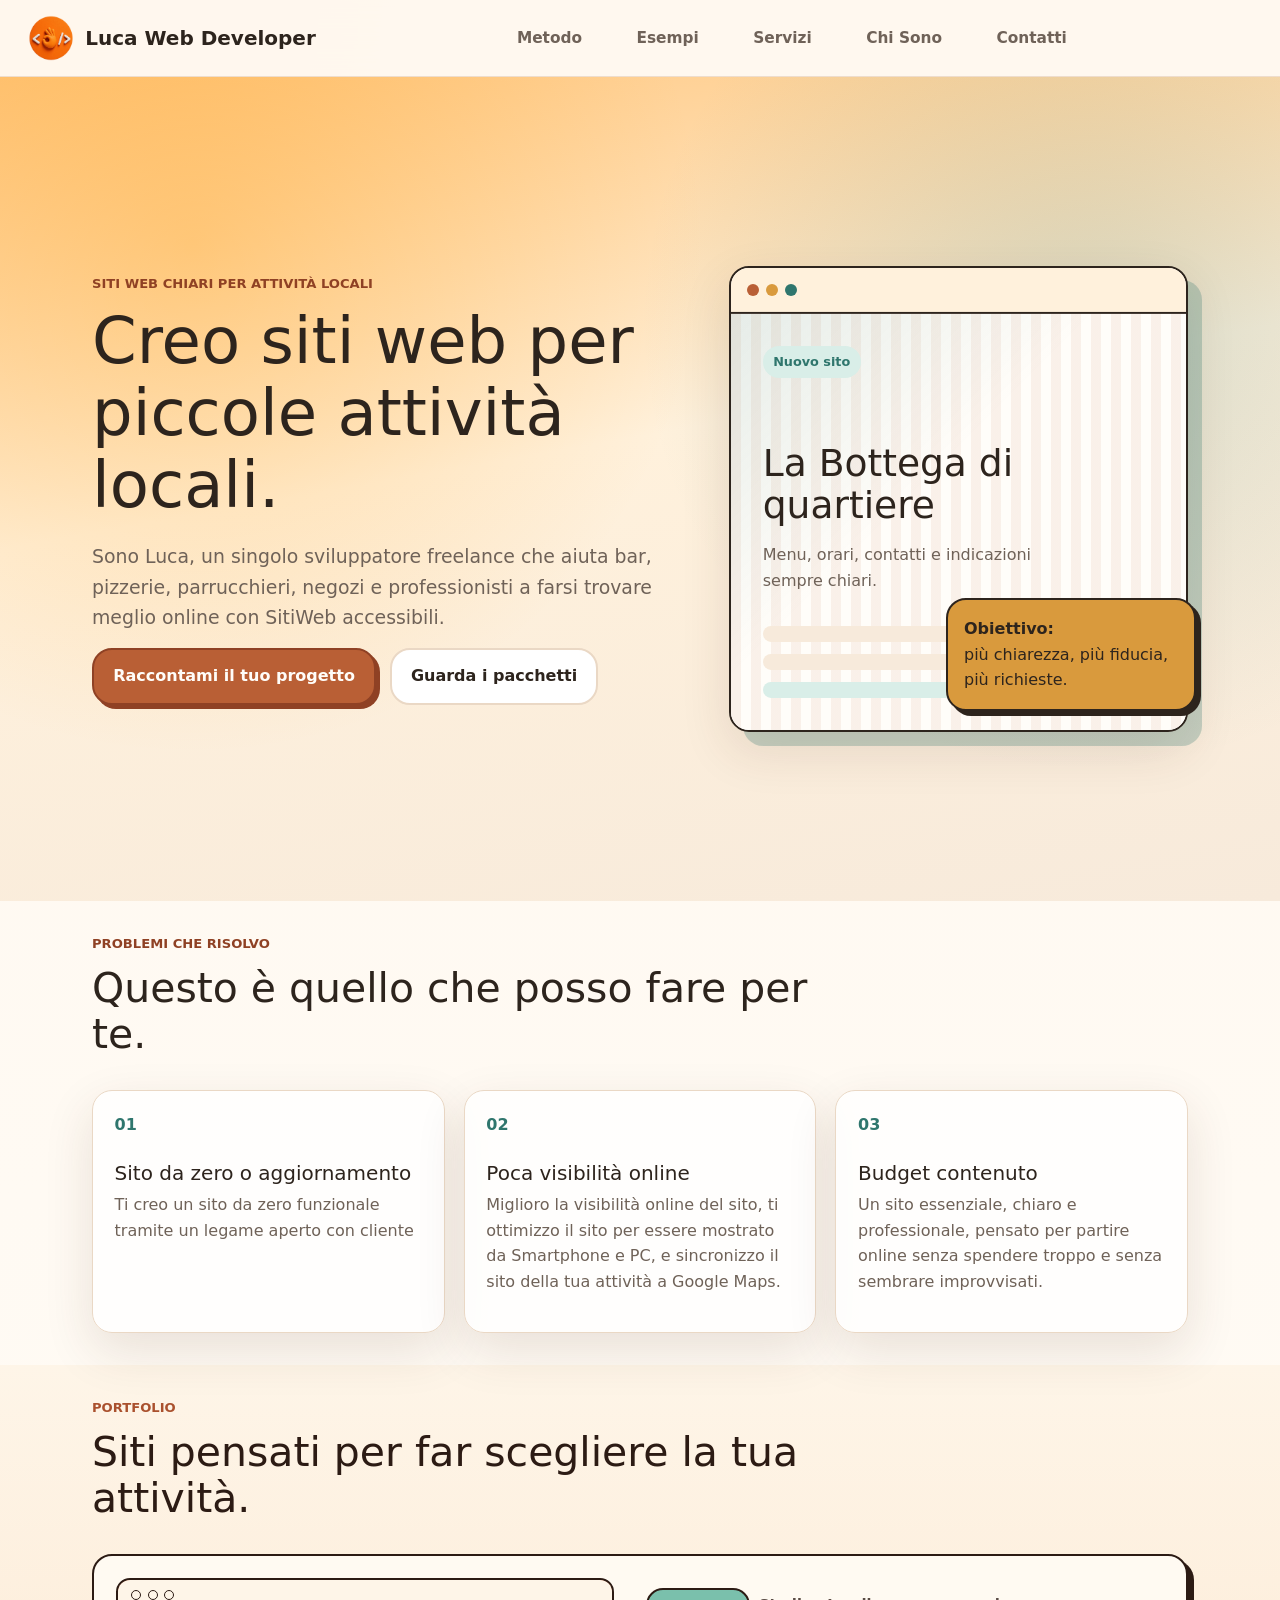
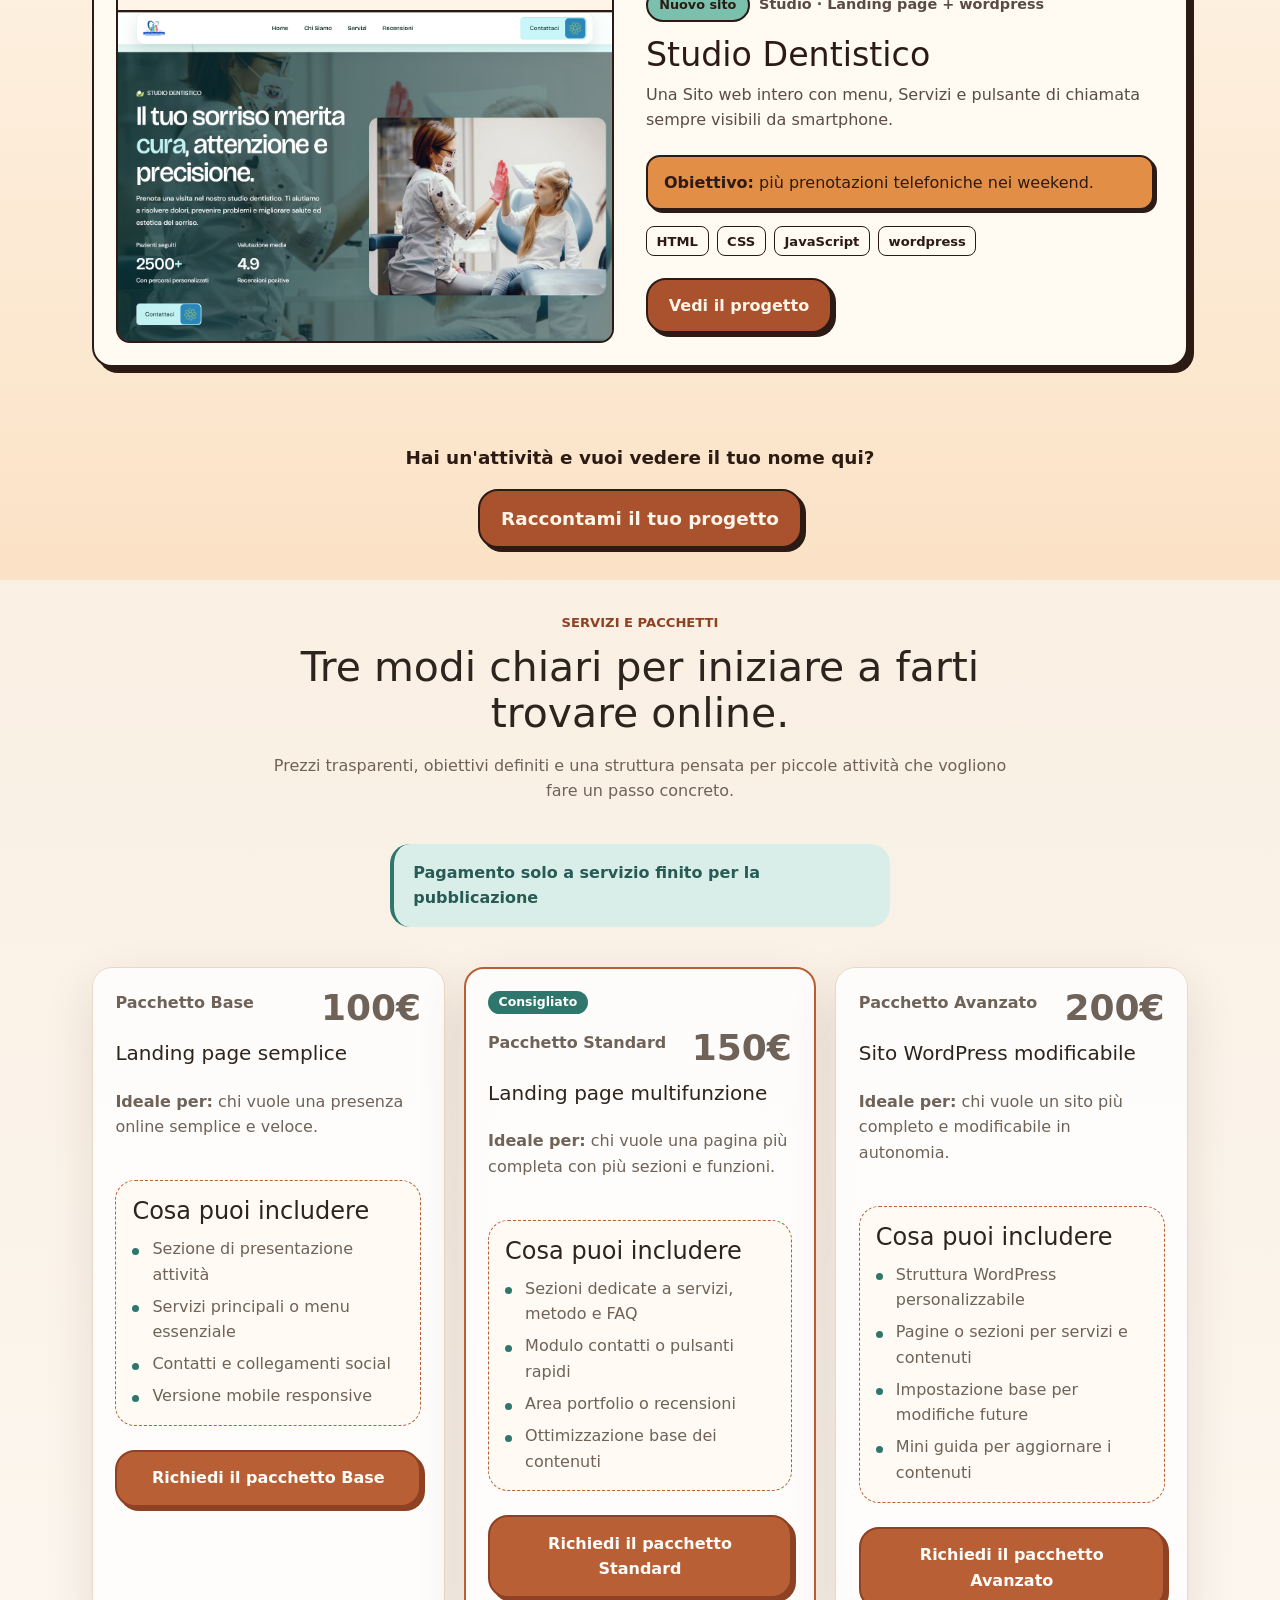
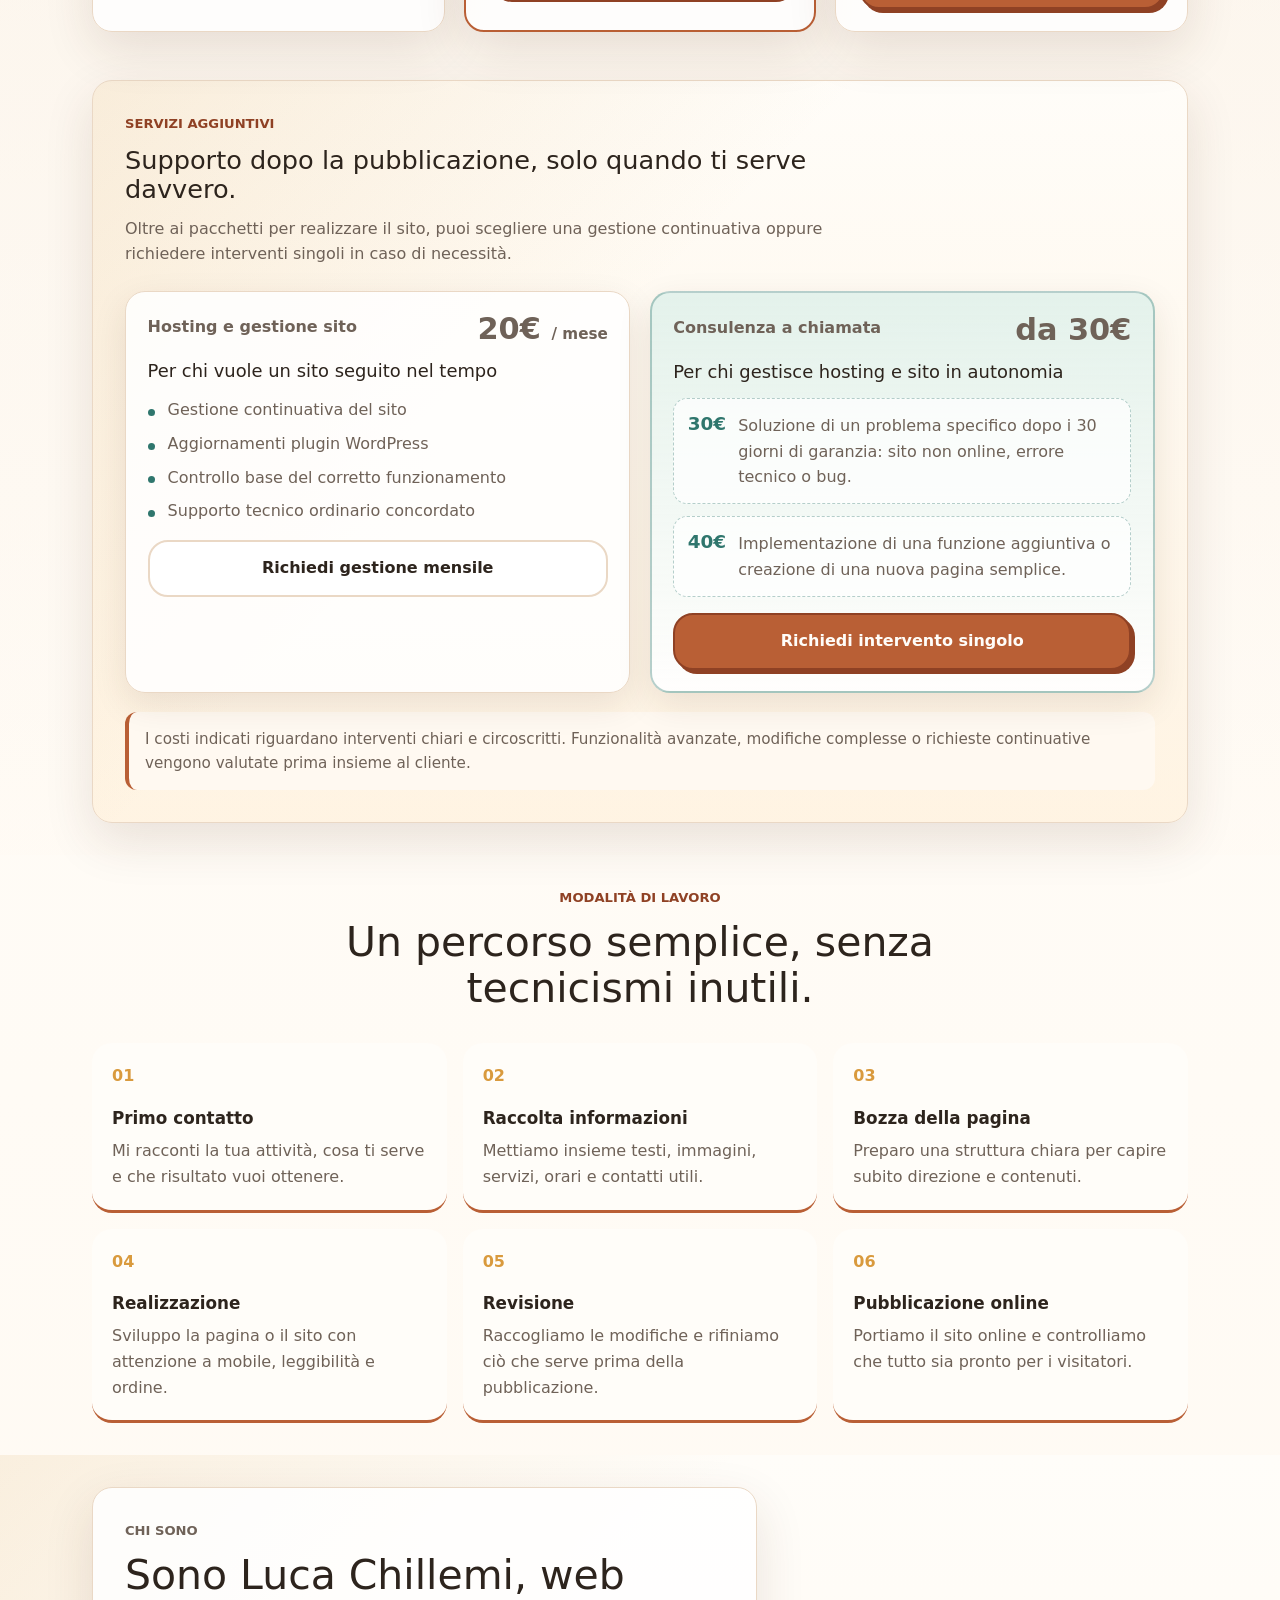
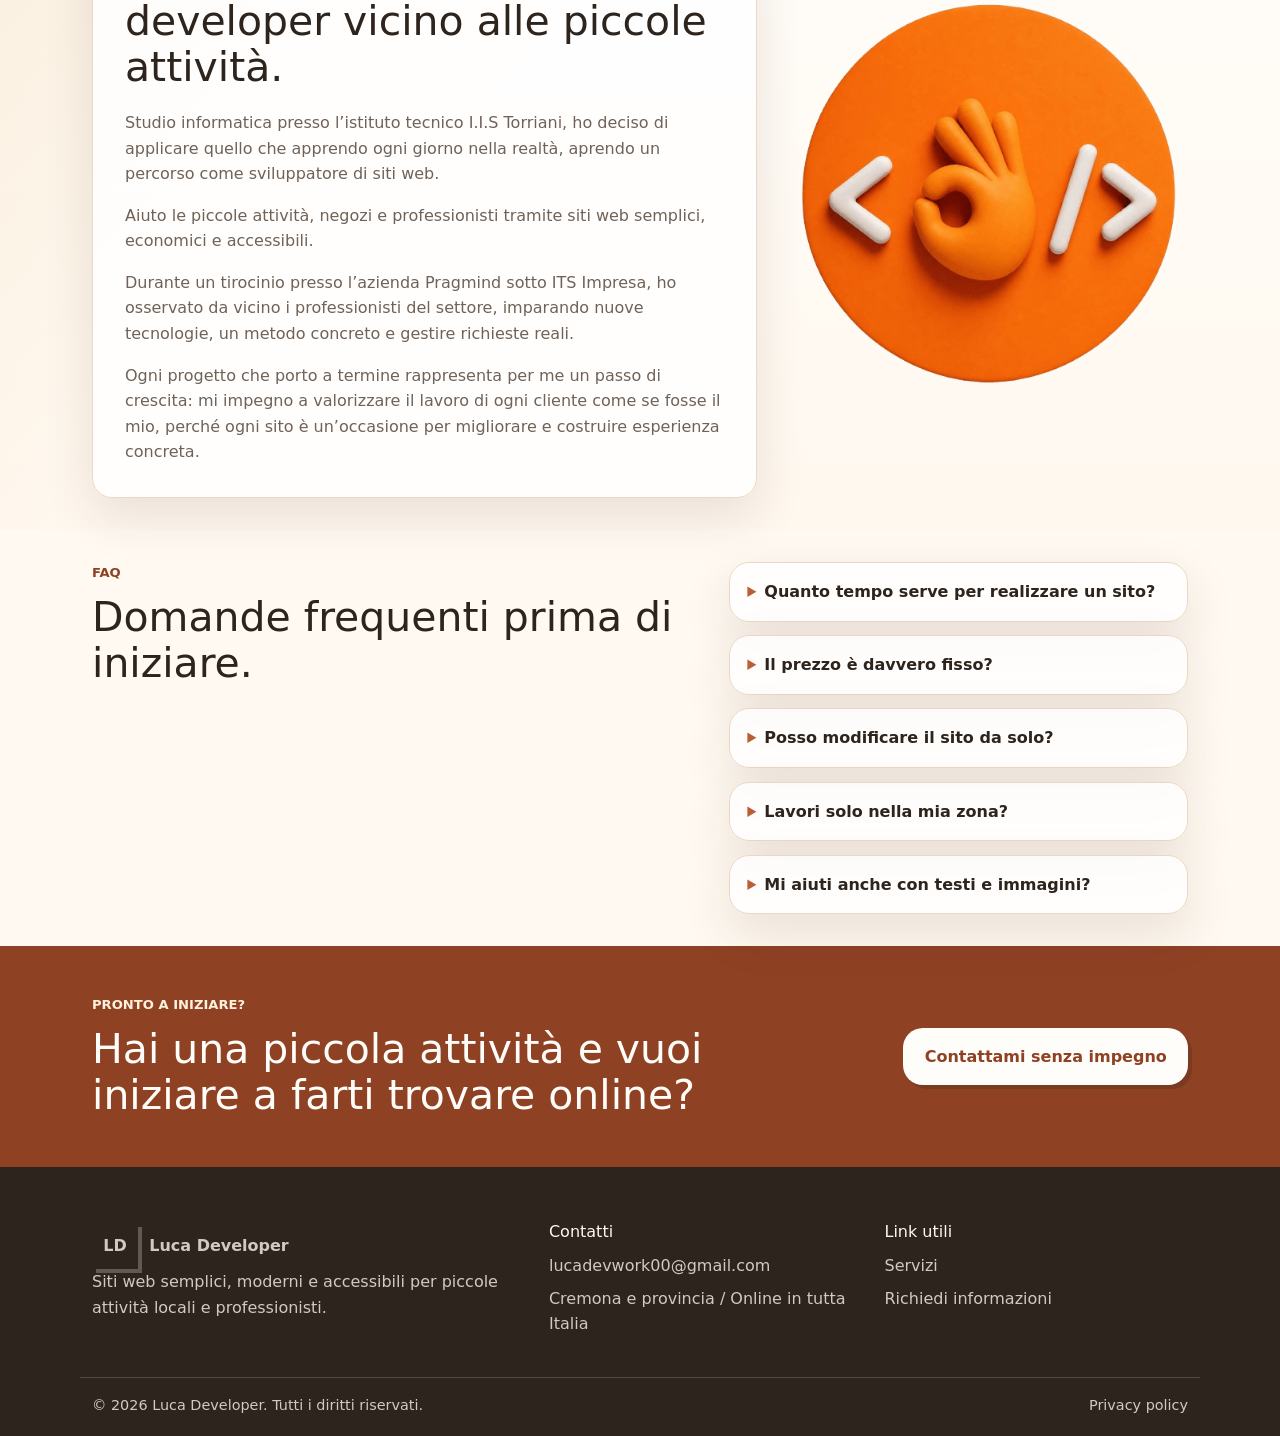
<file: index.html>
<!DOCTYPE html>
<html lang="it">
<head>
  <meta charset="UTF-8">
  <meta name="viewport" content="width=device-width, initial-scale=1.0">
  <meta name="description" content="Siti web semplici, moderni e accessibili per piccole attività locali italiane.">
  <title>LucaWebDev | SitiWeb per piccole attività</title>
  <link rel="shortcut icon" href="assets/img/logo.png">
  <link href="https://cdn.jsdelivr.net/npm/bootstrap@5.3.3/dist/css/bootstrap.min.css" rel="stylesheet">
  <link rel="stylesheet" href="assets/css/main.css">
</head>
<body>
<header class="site-header">
  <nav class="navbar navbar-expand-lg header-navbar" aria-label="Navigazione principale">
    <div class="container-fluid header-container">
      <a class="navbar-brand logo" href="#top" aria-label="Torna all'inizio">
        <img class="logo-mark" src="assets/img/logo.png" alt="logo">
        <span>Luca Web Developer</span>
      </a>

      <button 
        class="navbar-toggler" 
        type="button" 
        data-bs-toggle="collapse" 
        data-bs-target="#mainNavbar" 
        aria-controls="mainNavbar"
        aria-expanded="false" 
        aria-label="Apri menu">
        <span class="navbar-toggler-icon"></span>
      </button>

      <div class="collapse navbar-collapse" id="mainNavbar">
        <ul class="navbar-nav mx-auto nav-links">
          <li class="nav-item"><a class="nav-link" href="#metodo">Metodo</a></li>
          <li class="nav-item"><a class="nav-link" href="#portfolio">Esempi</a></li>
           <li class="nav-item"><a class="nav-link" href="#servizi">Servizi</a></li>
          <li class="nav-item"><a class="nav-link" href="#chi-sono">Chi Sono</a></li>     
          <li class="nav-item"><a class="nav-link" href="#footer">Contatti</a></li>
        </ul>
      </div>
    </div>
  </nav>
</header>
  <main id="top">
    <section class="hero section">
      <div class="container hero-grid">
        <div class="hero-content">
          <p class="eyebrow">Siti web chiari per attività locali</p>
          <h1>Creo siti web per piccole attività locali.</h1>
          <p class="hero-text">
            Sono  Luca, un singolo sviluppatore freelance che aiuta bar, pizzerie, parrucchieri, negozi e professionisti a farsi trovare meglio online con SitiWeb accessibili.
          </p>
          <div class="hero-actions">
            <a class="button button-primary" href="#footer">Raccontami il tuo progetto</a>
            <a class="button button-secondary" href="#servizi">Guarda i pacchetti</a>
          </div>
        </div>

        <div class="hero-visual" aria-label="Anteprima creativa di una pagina web per attività locali">
          <div class="browser-card">
            <div class="browser-dots" aria-hidden="true">
              <span></span>
              <span></span>
              <span></span>
            </div>
            <div class="preview-shop">
              <span class="preview-tag">Nuovo sito</span>
              <h2>La Bottega di quartiere</h2>
              <p>Menu, orari, contatti e indicazioni sempre chiari.</p>
              <div class="preview-lines">
                <span></span>
                <span></span>
                <span></span>
              </div>
            </div>
          </div>
          <div class="floating-note">
            <strong>Obiettivo:</strong>
            <span>più chiarezza, più fiducia, più richieste.</span>
          </div>
        </div>
      </div>
    </section>
    

    <section class="section problems" aria-labelledby="problemi-title">
      <div class="container">
        <div class="section-heading">
          <p class="eyebrow">Problemi che risolvo</p>
          <h2 id="problemi-title">Questo è quello che posso fare per te.</h2>
        </div>

        <div class="problem-grid">
          <article class="info-card">
            <span class="card-icon">01</span>
            <h3>Sito da zero o aggiornamento</h3>
            <p>Ti creo un sito da zero funzionale tramite un legame aperto con cliente</p>
          </article>
          <article class="info-card">
            <span class="card-icon">02</span>
            <h3>Poca visibilità online</h3>
            <p>Miglioro la visibilità online del sito, ti ottimizzo il sito per essere mostrato da Smartphone e PC, e sincronizzo il sito della tua attività a Google Maps.</p>
          </article>
          <article class="info-card">
            <span class="card-icon">03</span>
            <h3>Budget contenuto</h3>
            <p>Un sito essenziale, chiaro e professionale, pensato per partire online senza spendere troppo e senza sembrare improvvisati.</p>
          </article>
        </div>
      </div>
    </section>

    <section class="section portfolio" id="portfolio" aria-labelledby="portfolio-title">
  <div class="container">
    <div class="section-heading">
      <p class="eyebrow">Portfolio</p>
      <h2 id="portfolio-title">Siti pensati per far scegliere la tua attività.</h2>
     </div>
 
    <div class="pf-grid">
 
      <!-- Progetto in evidenza -->
    <article class="pf-card pf-card--featured">

      <div class="pf-body">
        <div class="pf-meta">
          <span class="pf-tag">Nuovo sito</span>
          <span class="pf-category">Studio · Landing page + wordpress</span>
        </div>
        <h3>Studio Dentistico</h3>
        <p>Una Sito web intero con menu, Servizi e pulsante di chiamata sempre visibili da smartphone.</p>

        <p class="pf-goal"><strong>Obiettivo:</strong> più prenotazioni telefoniche nei weekend.</p>

        <ul class="pf-stack" aria-label="Tecnologie usate">
          <li>HTML</li>
          <li>CSS</li>
          <li>JavaScript</li>
          <li>wordpress</li>
        </ul>

        <a class="pf-button" href="#">Vedi il progetto</a>
      </div>

      <div class="pf-shot pf-shot--terracotta">
        <div class="pf-bar" aria-hidden="true"><span></span><span></span><span></span></div>
        <img class="pf-img" src="assets/img/esempioWeb.png" alt="Screenshot del sito della pizzeria Da Gino" loading="lazy">
      </div>

    </article>
    
    <p class="pf-cta">
      Hai un'attività e vuoi vedere il tuo nome qui?
      <a class="pf-button" href="#footer">Raccontami il tuo progetto</a>
    </p>
  </div>
    </section>
 

    <section class="section packages" id="servizi" aria-labelledby="servizi-title">
      <div class="container">
        <div class="section-heading centered">
          <p class="eyebrow">Servizi e pacchetti</p>
          <h2 id="servizi-title">Tre modi chiari per iniziare a farti trovare online.</h2>
          <p>Prezzi trasparenti, obiettivi definiti e una struttura pensata per piccole attività che vogliono fare un passo concreto.</p>
        </div>

         <p class="package-note">
          <strong>Pagamento solo a servizio finito per la pubblicazione</strong>
         </p>

        <div class="package-grid">
          <article class="package-card">
            <div class="package-top">
              <p class="package-label">Pacchetto Base</p>
              <p class="price">100€</p>
            </div>
            <h3>Landing page semplice</h3>
            <p><strong>Ideale per:</strong> chi vuole una presenza online semplice e veloce.</p>
            <div class="included-box">
              <h4>Cosa puoi includere</h4>
              <ul>
                <li>Sezione di presentazione attività</li>
                <li>Servizi principali o menu essenziale</li>
                <li>Contatti e collegamenti social</li>
                <li>Versione mobile responsive</li>
              </ul>
            </div>
            <a class="button button-primary full-width" href="#footer">Richiedi il pacchetto Base</a>
          </article>

          <article class="package-card featured">
            <div class="badge">Consigliato</div>
            <div class="package-top">
              <p class="package-label">Pacchetto Standard</p>
              <p class="price">150€</p>
            </div>
            <h3>Landing page multifunzione</h3>
            <p><strong>Ideale per:</strong> chi vuole una pagina più completa con più sezioni e funzioni.</p>
            <div class="included-box">
              <h4>Cosa puoi includere</h4>
              <ul>
                <li>Sezioni dedicate a servizi, metodo e FAQ</li>
                <li>Modulo contatti o pulsanti rapidi</li>
                <li>Area portfolio o recensioni</li>
                <li>Ottimizzazione base dei contenuti</li>
              </ul>
            </div>
            <a class="button button-primary full-width" href="#footer">Richiedi il pacchetto Standard</a>
          </article>

          <article class="package-card">
            <div class="package-top">
              <p class="package-label">Pacchetto Avanzato</p>
              <p class="price">200€</p>
            </div>
            <h3>Sito WordPress modificabile</h3>
            <p><strong>Ideale per:</strong> chi vuole un sito più completo e modificabile in autonomia.</p>
            <div class="included-box">
              <h4>Cosa puoi includere</h4>
              <ul>
                <li>Struttura WordPress personalizzabile</li>
                <li>Pagine o sezioni per servizi e contenuti</li>
                <li>Impostazione base per modifiche future</li>
                <li>Mini guida per aggiornare i contenuti</li>
              </ul>
            </div>
            <a class="button button-primary full-width" href="#footer">Richiedi il pacchetto Avanzato</a>
          </article>
        </div>

        <div class="extra-services" aria-labelledby="extra-services-title">
          <div class="extra-services-heading">
            <p class="eyebrow">Servizi aggiuntivi</p>
            <h3 id="extra-services-title">Supporto dopo la pubblicazione, solo quando ti serve davvero.</h3>
            <p>
              Oltre ai pacchetti per realizzare il sito, puoi scegliere una gestione continuativa oppure richiedere interventi singoli in caso di necessità.
            </p>
          </div>

          <div class="extra-services-grid">
            <article class="extra-service-card">
              <div class="extra-service-top">
                <p class="extra-service-label">Hosting e gestione sito</p>
                <p class="extra-service-price">20€ <span>/ mese</span></p>
              </div>

              <h4>Per chi vuole un sito seguito nel tempo</h4>

              <ul class="extra-service-list">
                <li>Gestione continuativa del sito</li>
                <li>Aggiornamenti plugin WordPress</li>
                <li>Controllo base del corretto funzionamento</li>
                <li>Supporto tecnico ordinario concordato</li>
              </ul>

              <a class="button button-secondary full-width" href="#footer">Richiedi gestione mensile</a>
            </article>

            <article class="extra-service-card highlighted-service">
              <div class="extra-service-top">
                <p class="extra-service-label">Consulenza a chiamata</p>
                <p class="extra-service-price">da 30€</p>
              </div>

              <h4>Per chi gestisce hosting e sito in autonomia</h4>

              <div class="service-price-list">
                <div>
                  <strong>30€</strong>
                  <span>Soluzione di un problema specifico dopo i 30 giorni di garanzia: sito non online, errore tecnico o bug.</span>
                </div>

                <div>
                  <strong>40€</strong>
                  <span>Implementazione di una funzione aggiuntiva o creazione di una nuova pagina semplice.</span>
                </div>
              </div>

              <a class="button button-primary full-width" href="#footer">Richiedi intervento singolo</a>
            </article>
          </div>

          <p class="extra-services-note">
            I costi indicati riguardano interventi chiari e circoscritti. Funzionalità avanzate, modifiche complesse o richieste continuative vengono valutate prima insieme al cliente.
          </p>
        </div>
      </div>
    </section>

     <section class="section process" id="metodo" aria-labelledby="metodo-title">
      <div class="container">
        <div class="section-heading centered">
          <p class="eyebrow">Modalità di lavoro</p>
          <h2 id="metodo-title">Un percorso semplice, senza tecnicismi inutili.</h2>
        </div>

        <ol class="process-list">
          <li><span>01</span><strong>Primo contatto</strong><p>Mi racconti la tua attività, cosa ti serve e che risultato vuoi ottenere.</p></li>
          <li><span>02</span><strong>Raccolta informazioni</strong><p>Mettiamo insieme testi, immagini, servizi, orari e contatti utili.</p></li>
          <li><span>03</span><strong>Bozza della pagina</strong><p>Preparo una struttura chiara per capire subito direzione e contenuti.</p></li>
          <li><span>04</span><strong>Realizzazione</strong><p>Sviluppo la pagina o il sito con attenzione a mobile, leggibilità e ordine.</p></li>
          <li><span>05</span><strong>Revisione</strong><p>Raccogliamo le modifiche e rifiniamo ciò che serve prima della pubblicazione.</p></li>
          <li><span>06</span><strong>Pubblicazione online</strong><p>Portiamo il sito online e controlliamo che tutto sia pronto per i visitatori.</p></li>
        </ol>
      </div>
    </section>


    <section class="section about-section" id="chi-sono" aria-labelledby="chi-sono-title">
  <div class="container about-wrapper">
    <div class="about-text">
      <p class="eyebrow">Chi sono</p>
      <h2 id="chi-sono-title">Sono Luca Chillemi, web developer vicino alle piccole attività.</h2>

      <p>
       Studio informatica presso l’istituto tecnico I.I.S Torriani, ho deciso di applicare quello che apprendo ogni giorno nella realtà, aprendo un percorso come sviluppatore di siti web.
      </p>

      <p>
       Aiuto le piccole attività, negozi e professionisti tramite siti web semplici, economici e accessibili.
      </p>

      <p>
       Durante un tirocinio presso l’azienda Pragmind sotto ITS Impresa, ho osservato da vicino i professionisti del settore, imparando nuove tecnologie, un metodo concreto e gestire richieste reali.
      </p>
      <p>Ogni progetto che porto a termine rappresenta per me un passo di crescita: mi impegno a valorizzare il lavoro di ogni cliente come se fosse il mio, perché ogni sito è un’occasione per migliorare e costruire esperienza concreta.</p>
    </div>  
    <div class="about-image">
      <img class="img-chi_sono" src="assets/img/logo.png" alt="logo">
    </div>
  </div>
    </section>

    

    <section class="section faq" aria-labelledby="faq-title">
      <div class="container faq-grid">
        <div class="section-heading">
          <p class="eyebrow">FAQ</p>
          <h2 id="faq-title">Domande frequenti prima di iniziare.</h2>
        </div>

        <div class="faq-list">
          <details>
            <summary>Quanto tempo serve per realizzare un sito?</summary>
            <p>Ho un tempo medio di 2 Settimane ma dipende dalla complessità e dalla rapidità con cui ricevo materiali e conferme. Per una landing semplice, spesso bastano pochi giorni lavorativi.</p>
          </details>
          <details>
            <summary>Il prezzo è davvero fisso?</summary>
            <p>Sì, per ciò che è incluso nel pacchetto scelto. Richieste extra, funzioni aggiuntive o gestione continuativa vengono concordate prima.</p>
          </details>
          <details>
            <summary>Posso modificare il sito da solo?</summary>
            <p>Con il pacchetto WordPress posso impostare una struttura modificabile in autonomia. Per landing statiche, le modifiche vanno valutate insieme.</p>
          </details>
          <details>
            <summary>Lavori solo nella mia zona?</summary>
            <p>No. Mi rivolgo soprattutto a clienti locali, ma posso collaborare online con piccole attività e professionisti in tutta Italia.</p>
          </details>
          <details>
            <summary>Mi aiuti anche con testi e immagini?</summary>
            <p>Sì, posso aiutarti a organizzare,comprimere,migliorare grafica di testi e immagini disponibili. Se servono grafiche più avanzati, li concordiamo a parte.</p>
          </details>
        </div>
      </div>
    </section>

    

    <section class="final-cta" aria-labelledby="final-cta-title">
      <div class="container final-cta-inner">
        <div>
          <p class="eyebrow">Pronto a iniziare?</p>
          <h2 id="final-cta-title">Hai una piccola attività e vuoi iniziare a farti trovare online?</h2>
        </div>
        <a class="button button-light" href="mailto:lucadevwork00@gmail.com">Contattami senza impegno</a>
      </div>
    </section>
  </main>

  <footer class="site-footer" id="footer">
    <div class="container footer-grid">
      <div>
        <a class="logo footer-logo" href="#top">
          <span class="logo-mark">LD</span>
          <span>Luca Developer</span>
        </a>
        <p>Siti web semplici, moderni e accessibili per piccole attività locali e professionisti.</p>
      </div>

      <div>
        <h2>Contatti</h2>
        <ul>
          <li><a href="mailto:lucadevwork00@gmail.com">lucadevwork00@gmail.com</a></li>
          <li> Cremona e provincia / Online in tutta Italia</li>
        </ul>
      </div>

      <div>
        <h2>Link utili</h2>
        <ul>
          <li><a href="#servizi">Servizi</a></li>
          <li><a href="#footer">Richiedi informazioni</a></li>
        </ul>
      </div>
    </div>

    <div class="container footer-bottom">
      <p>© 2026 Luca Developer. Tutti i diritti riservati.</p>
      <a href="privacy-policy.html">Privacy policy</a>
    </div>
  </footer>
  <script src="https://cdn.jsdelivr.net/npm/bootstrap@5.3.3/dist/js/bootstrap.bundle.min.js"></script>
  <script src="assets/js/main.js"></script>
</body>
</html>
</file>
<file: assets/css/main.css>
/* ==========================================================================
   INDICE
   01. VARIABILI (:root)
   02. STILI GLOBALI (reset, tipografia, container, bottoni, card, form)
   03. HEADER / NAVBAR
   04. SECTION HERO
   05. SECTION PROBLEMI ("Questo è quello che posso fare per te")
   06. SECTION PORTFOLIO
   07. SECTION PACCHETTI E SERVIZI AGGIUNTIVI
   08. SECTION METODO (processo di lavoro)
   09. SECTION CHI SONO
   10. SECTION FAQ
   11. SECTION CTA FINALE
   12. FOOTER
   13. STILI LEGACY (non usati in index.html: contatti, testimonianze, ecc.)
   14. PAGINA PRIVACY POLICY
   15. ACCESSIBILITÀ 

/*------------------ 01. VARIABILI ------------------*/

:root {
  --bg: #fff8ef;
  --surface: #ffffff;
  --surface-warm: #fff1dc;
  --surface-soft: #f7eadb;
  --text: #2d241d;
  --muted: #6f6258;
  --primary: #b95f35;
  --primary-dark: #8f4124;
  --accent: #2f766d;
  --accent-soft: #d9eee8;
  --gold: #d99a3d;
  --border: #ead8c5;
  --shadow: 0 18px 50px rgba(70, 43, 24, 0.12);
  --radius: 20px;
  --container: 1120px;
}

/* Variabili solo mobile */
@media (max-width: 767.98px) {
  :root {
    --radius: 16px;
    --shadow: 0 10px 28px rgba(70, 43, 24, 0.10);
    --header-h: 56px;
  }
}


/*------------------ 02. STILI GLOBALI ------------------*/

* {
  box-sizing: border-box;
}

html, body {
  max-width: 100%;
  overflow-x: hidden; 

html {
  scroll-behavior: smooth;
  -webkit-text-size-adjust: 100%;
}

body {
  margin: 0;
  position: relative; 
  width: 100%;        
  background:
    radial-gradient(circle at top left, rgba(217, 154, 61, 0.14), transparent 34rem),
    linear-gradient(180deg, #fff8ef 0%, #fffdf9 48%, #fff8ef 100%);
  color: var(--text);
  font-family: "Inter", "Segoe UI", system-ui, -apple-system, BlinkMacSystemFont, sans-serif;
  line-height: 1.6;
}


img,
svg,
video,
iframe {
  max-width: 100%;
}

a {
  color: inherit;
  text-decoration: none;
}

p,
h1,
h2,
h3 {
  margin-top: 0;
}

h1,
h2,
h3 {
  line-height: 1.12;
  overflow-wrap: break-word;
}

h1 {
  max-width: 760px;
  margin-bottom: 1.25rem;
  font-size: clamp(2.35rem, 5vw, 4.85rem);
}

h2 {
  margin-bottom: 1rem;
  font-size: clamp(2rem, 3.2vw, 3.15rem);
}

h3 {
  font-size: 1.25rem;
}

ul,
ol {
  margin: 0;
  padding: 0;
}

li {
  list-style: none;
}

.container {
  width: min(100% - 2rem, var(--container));
  margin-inline: auto;
  min-width: 0;
}

.section {
  padding: 2rem 0;
}

/* Intestazione di sezione (eyebrow + titolo + testo) */
.eyebrow {
  margin-bottom: 0.75rem;
  color: var(--primary-dark);
  font-size: 0.82rem;
  font-weight: 800;
  letter-spacing: 0;
  text-transform: uppercase;
}

.section-heading {
  max-width: 760px;
  margin-bottom: 2rem;
}

.section-heading p:not(.eyebrow) {
  color: var(--muted);
}

.centered {
  margin-inline: auto;
  text-align: center;
}

/* Bottoni */
.button {
  display: inline-flex;
  align-items: center;
  justify-content: center;
  min-height: 48px;
  padding: 0.85rem 1.2rem;
  border: 2px solid transparent;
  border-radius: var(--radius);
  font-weight: 800;
  text-align: center;
  transition: transform 180ms ease, box-shadow 180ms ease, background 180ms ease;
}

.button:hover {
  transform: translateY(-2px);
}

.button-primary {
  border-color: var(--primary-dark);
  background: var(--primary);
  color: #fffdf9;
  box-shadow: 4px 4px 0 var(--primary-dark);
}

.button-secondary {
  border-color: var(--border);
  background: var(--surface);
  color: var(--text);
}

.button-light {
  background: #fffdf9;
  color: var(--primary-dark);
  box-shadow: 4px 4px 0 rgba(45, 36, 29, 0.22);
}

.full-width {
  width: 100%;
}

/* Card condivise (info-card, package-card, details, ecc.) */
.info-card,
.package-card,
.project-card,
.about-card,
.about-note,
blockquote,
.contact-form,
details {
  border: 1px solid var(--border);
  border-radius: var(--radius);
  background: rgba(255, 255, 255, 0.82);
  box-shadow: var(--shadow);
}

.info-card p,
.package-card p,
.project-card p,
.about-card p,
.about-note li,
blockquote p,
.contact-grid p,
details p {
  color: var(--muted);
}

/* Griglie a due colonne condivise (hero, faq, legacy) */
.hero-grid,
.about-grid,
.contact-grid,
.faq-grid {
  display: grid;
  grid-template-columns: minmax(0, 1fr) minmax(0, 0.78fr); 
  gap: 3rem;
  align-items: center;
}

/* Form (usati dai blocchi legacy) */
label {
  font-weight: 800;
}

input,
select,
textarea {
  width: 100%;
  min-height: 46px;
  border: 1px solid #d8c5b4;
  border-radius: var(--radius);
  background: #fffdf9;
  color: var(--text);
  font: inherit;
  padding: 0.75rem 0.85rem;
}

textarea {
  resize: vertical;
}

input:focus,
select:focus,
textarea:focus {
  border-color: var(--accent);
  outline: 3px solid rgba(47, 118, 109, 0.18);
}

@media (max-width: 980px) {
  .hero-grid,
  .about-grid,
  .contact-grid,
  .faq-grid {
    grid-template-columns: minmax(0, 1fr); 
    gap: 2rem;
  }
}

@media (max-width: 767.98px) {
  html {
    scroll-padding-top: var(--header-h);
  }

  body {
    line-height: 1.45;
  }

  .container {
    width: calc(100% - 1.5rem);
  }

  h1 {
    max-width: 100%;
    margin-bottom: 0.7rem;
    font-size: clamp(1.65rem, 8vw, 2.1rem);
    line-height: 1.08;
  }

  h2 {
    margin-bottom: 0.6rem;
    font-size: clamp(1.3rem, 6vw, 1.6rem);
    line-height: 1.12;
  }

  h3 {
    font-size: 1.05rem;
  }

  p {
    margin-bottom: 0.6rem;
  }

  .eyebrow {
    margin-bottom: 0.35rem;
    font-size: 0.7rem;
  }

  .section-heading {
    margin-bottom: 0.9rem;
  }

  .section-heading.centered {
    text-align: left;
    margin-inline: 0;
  }

  .button {
    min-height: 44px;
    padding: 0.6rem 0.9rem;
    font-size: 0.9rem;
  }

  .button-primary {
    box-shadow: 3px 3px 0 var(--primary-dark);
  }

  /* Evita lo zoom automatico di Safari su iPhone quando si tocca un campo */
  input,
  select,
  textarea {
    min-width: 0;
    font-size: 16px;
  }
}


/*------------------ 03. HEADER / NAVBAR ------------------*/

.site-header {
  position: sticky;
  top: 0;
  z-index: 20;
  border-bottom: 1px solid rgba(234, 216, 197, 0.8);
  background: rgba(255, 248, 239, 0.92);
  backdrop-filter: blur(16px);
}

.header-navbar {
  min-height: 76px;
  padding: 0;
}

.header-container {
  width: min(100% - 2rem, 1320px);
  margin-inline: auto;
  min-width: 0;
}

.logo {
  display: inline-flex;
  align-items: center;
  gap: 0.7rem;
  font-weight: 800;
  color: var(--text);
}

.logo:hover {
  color: var(--text);
}

.logo-mark {
  display: grid;
  width: 46px;
  height: 46px;
  place-items: center;
  object-fit: contain; 
}


.nav-links {
  gap: clamp(0.5rem, 3vw, 5.4rem);
}

.nav-links .nav-link {
  color: var(--muted);
  font-size: 0.96rem;
  font-weight: 700;
  padding: 0.45rem 0.75rem;
  border-radius: var(--radius);
  transition: background 180ms ease, color 180ms ease;
}

.nav-links .nav-link:hover,
.nav-links .nav-link:focus {
  background: var(--primary-dark);
  color: #ffffff;
}

.navbar-toggler {
  border-color: var(--border);
}

.navbar-toggler:focus {
  box-shadow: 0 0 0 3px rgba(47, 118, 109, 0.18);
}

/* Tablet */
@media (max-width: 991px) {
  .header-navbar {
    padding: 0.6rem 0;
  }

  .nav-links {
    gap: 0.35rem;
    padding-top: 0.8rem;
  }

  .nav-links .nav-link {
    display: inline-flex;
    padding: 0.45rem 0.6rem;
    border-radius: 999px;
    background: rgba(255, 255, 255, 0.7);
  }
}


@media (max-width: 767.98px) {
  .site-header {
    height: var(--header-h);
  }

  .header-navbar {
    height: 100%;
    min-height: 0;
    padding: 0;
  }

  .header-container {
    width: calc(100% - 1.5rem);
  }

  .logo {
    gap: 0.5rem;
    font-size: 0.95rem;
    min-width: 0;
  }

  .logo-mark {
    width: 36px;
    height: 36px;
  }

  .navbar-toggler {
    padding: 0.3rem 0.55rem;
  }

  .header-navbar .navbar-collapse {
    position: absolute;
    top: 100%;
    left: 0;
    right: 0;
    padding: 0.6rem 0.75rem 0.75rem;
    border-bottom: 1px solid var(--border);
    background: rgba(255, 248, 239, 0.98);
    box-shadow: var(--shadow);
  }

  .nav-links {
    gap: 0.4rem;
    padding-top: 0;
  }

  .nav-links .nav-link {
    display: flex;
    width: 100%;
    justify-content: center;
    padding: 0.6rem 0.7rem;
    background: rgba(255, 255, 255, 0.85);
    font-size: 0.92rem;
  }
}


/*------------------ 04. SECTION HERO ------------------*/

.hero {
  min-height: calc(100vh - 76px);
  min-height: calc(100svh - 76px);
  display: grid;
  grid-template-columns: minmax(0, 1fr);
  align-items: center;
  padding: 6rem 0;
  background:
    radial-gradient(circle at 15% 20%, rgb(255 152 0 / 28%), transparent 32rem),
    radial-gradient(circle at 85% 30%, rgba(47, 118, 109, 0.18), transparent 28rem),
    linear-gradient(170deg, #ffc77f 0%, #fff1dc 45%, #f7eadb 100%);
}

.hero-grid {
  min-width: 0;
}

.hero-content {
  min-width: 0;
}

.hero-text {
  max-width: 660px;
  color: var(--muted);
  font-size: 1.18rem;
}

.hero-actions {
  display: flex;
  flex-wrap: wrap;
  gap: 0.85rem;
  align-items: center;
}

.hero-visual {
  position: relative;
  min-width: 0;
  min-height: 450px;
}

.browser-card {
  overflow: hidden;
  border: 2px solid var(--text);
  border-radius: var(--radius);
  background: var(--surface);
  box-shadow: 14px 14px 0 rgba(47, 118, 109, 0.26), var(--shadow);
}

.browser-dots {
  display: flex;
  gap: 0.45rem;
  padding: 1rem;
  border-bottom: 2px solid var(--text);
  background: var(--surface-warm);
}

.browser-dots span {
  width: 12px;
  height: 12px;
  border-radius: 50%;
  background: var(--primary);
}

.browser-dots span:nth-child(2) {
  background: var(--gold);
}

.browser-dots span:nth-child(3) {
  background: var(--accent);
}

.preview-shop {
  padding: 2rem;
  background:
    linear-gradient(135deg, rgba(47, 118, 109, 0.12), transparent 42%),
    repeating-linear-gradient(90deg, rgba(185, 95, 53, 0.08) 0 10px, transparent 10px 20px),
    #fffdf9;
}

.preview-tag {
  display: inline-flex;
  margin-bottom: 4rem;
  padding: 0.35rem 0.65rem;
  border-radius: 999px;
  background: var(--accent-soft);
  color: var(--accent);
  font-weight: 800;
  font-size: 0.8rem;
}

.preview-shop h2 {
  max-width: 340px;
  font-size: 2.35rem;
}

.preview-shop p {
  max-width: 300px;
  color: var(--muted);
}

.preview-lines {
  display: grid;
  gap: 0.75rem;
  margin-top: 2rem;
}

.preview-lines span {
  display: block;
  height: 16px;
  border-radius: 999px;
  background: var(--surface-soft);
}

.preview-lines span:nth-child(2) {
  width: 78%;
}

.preview-lines span:nth-child(3) {
  width: 58%;
  background: var(--accent-soft);
}

.floating-note {
  position: absolute;
  right: -0.5rem;
  bottom: 1.3rem;
  max-width: 250px;
  padding: 1rem;
  border: 2px solid var(--text);
  border-radius: var(--radius);
  background: var(--gold);
  box-shadow: 5px 5px 0 var(--text);
}

.floating-note span {
  display: block;
}

/* Tablet */
@media (max-width: 980px) {
  .hero {
    min-height: auto;
    padding: 3rem 0;
  }
   
  .browser-card {
    box-shadow: 8px 8px 0 rgba(47, 118, 109, 0.22), var(--shadow);
  }

  .floating-note {
    right: 0;
  }
}

/* Mobile */
@media (max-width: 767.98px) {
  .hero {
    padding: 1.5rem 0 2rem; 
  }

  .hero-grid {
    gap: 0.85rem;
  }

  .hero-text {
    max-width: 100%;
    margin-bottom: 0.8rem;
    font-size: 0.92rem;
    line-height: 1.4;
  }

  .hero-actions {
    flex-wrap: nowrap;
    gap: 0.5rem;
  }

  .hero-actions .button {
    flex: 1 1 0;
    min-width: 0;
    min-height: 46px;
    padding: 0.5rem 0.6rem;
    font-size: 0.8rem;
    line-height: 1.15;
  }

  .hero-visual {
    min-height: 0;
  }

  .browser-card {
    box-shadow: 4px 4px 0 rgba(47, 118, 109, 0.22), var(--shadow); 
  }

  .browser-dots {
    padding: 0.55rem 0.75rem;
  }

  .browser-dots span {
    width: 9px;
    height: 9px;
  }

  .preview-shop {
    padding: 0.85rem;
  }

  .preview-tag {
    margin-bottom: 0.55rem;
    padding: 0.2rem 0.55rem;
    font-size: 0.7rem;
  }

  .preview-shop h2 {
    max-width: none;
    margin-bottom: 0.3rem;
    font-size: 1.3rem;
  }

  .preview-shop p {
    max-width: none;
    margin-bottom: 0;
    font-size: 0.82rem;
    line-height: 1.35;
  }

  .preview-lines {
    gap: 0.4rem;
    margin-top: 0.7rem;
  }

  .preview-lines span {
    height: 8px;
  }

  .floating-note {
    position: static;
    max-width: none;
    margin-top: 0.7rem;
    padding: 0.6rem 0.8rem;
    box-shadow: 3px 3px 0 var(--text);
    font-size: 0.82rem;
    line-height: 1.3;
  }
}

/* Mobile con schermo basso (iPhone SE con barre di Safari visibili) */
@media (max-width: 767.98px) and (max-height: 600px) {
  .preview-lines,
  .preview-tag {
    display: none;
  }

  .hero-text {
    font-size: 0.86rem;
  }
}


/*------------------ 05. SECTION PROBLEMI ------------------*/

.problem-grid {
  display: grid;
  gap: 1.2rem;
  grid-template-columns: repeat(3, minmax(0, 1fr));
  min-width: 0;
}

.info-card {
  padding: 1.35rem;
}

.card-icon {
  display: inline-flex;
  margin-bottom: 1.5rem;
  color: var(--accent);
  font-weight: 900;
}

/* Tablet */
@media (max-width: 980px) {
  .problem-grid {
    grid-template-columns: repeat(2, minmax(0, 1fr));
  }
}

/* Mobile: tre card impilate, numero e titolo sulla stessa riga */
@media (max-width: 767.98px) {
  .problem-grid {
    grid-template-columns: minmax(0, 1fr);
    gap: 0.6rem;
  }

  .info-card {
    display: grid;
    grid-template-columns: auto minmax(0, 1fr);
    column-gap: 0.6rem;
    align-items: center;
    padding: 0.85rem 1rem;
  }

  .info-card .card-icon {
    margin-bottom: 0;
  }

  .info-card h3 {
    margin-bottom: 0;
    font-size: 1rem;
  }

  .info-card p {
    grid-column: 1 / -1;
    margin: 0.45rem 0 0;
    font-size: 0.82rem;
    line-height: 1.38;
  }
}

@media (max-width: 767.98px) and (max-height: 600px) {
  .info-card {
    padding: 0.65rem 0.85rem;
  }

  .info-card p {
    font-size: 0.78rem;
    line-height: 1.32;
  }
}


/*------------------ 06. SECTION PORTFOLIO ------------------*/

.portfolio {
  /* Palette */
  --pf-cream: #FEF5E8;       /* sfondo principale */
  --pf-ink: #2C1B14;         /* testo e menu */
  --pf-terracotta: #AA512E;  /* pulsante primario */
  --pf-orange: #E28E46;      /* box "Obiettivo" */
  --pf-mint: #7AC0AC;        /* tag "Nuovo sito" */
  --pf-card: #FFFAF2;        /* cream leggermente più chiaro per le card */
  --pf-ink-soft: rgba(44, 27, 20, 0.78);

  background: linear-gradient(180deg, var(--pf-cream) 0%, #FBE2C6 100%);
  color: var(--pf-ink);
}

.portfolio .eyebrow,
.portfolio h2,
.portfolio h3 {
  color: var(--pf-ink);
}

.portfolio .eyebrow {
  color: var(--pf-terracotta);
}

.portfolio .section-heading p:not(.eyebrow) {
  color: var(--pf-ink-soft);
}

/* ---------- Griglia ---------- */

.pf-grid {
  display: grid;
  grid-template-columns: minmax(0, 1fr);
  gap: 1.75rem;
  min-width: 0;
}

.pf-card {
  display: flex;
  flex-direction: column;
  overflow: hidden;
  min-width: 0;
  border: 2px solid var(--pf-ink);
  border-radius: 20px;
  background: var(--pf-card);
  box-shadow: 6px 6px 0 var(--pf-ink);
  transition: transform 180ms ease, box-shadow 180ms ease;
}

.pf-card:hover {
  transform: translate(-2px, -2px);
  box-shadow: 8px 8px 0 var(--pf-ink);
}

.pf-card--featured {
  grid-column: 1 / -1;
  display: grid;
  grid-template-columns: minmax(0, 1fr) minmax(0, 1.1fr); 
}

.pf-shot {
  --pf-shot-bg: var(--pf-terracotta);
  --pf-shot-line: var(--pf-cream);
  display: flex;
  flex-direction: column;
  min-width: 0;
  margin: 1.1rem 1.1rem 0;
  border: 2px solid var(--pf-ink);
  border-radius: 14px;
  overflow: hidden;
  background: var(--pf-shot-bg);
}

.pf-card--featured .pf-shot {
  order: -1;
  margin: 1.4rem 0 1.4rem 1.4rem;
}

/* screenshot */
.pf-shot .pf-img {
  display: block;
  flex: 1;
  width: 100%;
  min-height: 260px;
  object-fit: cover;
  object-position: top;   /* mostra la parte alta del sito */
}

.pf-shot--terracotta { --pf-shot-bg: var(--pf-terracotta); --pf-shot-line: var(--pf-cream); }
.pf-shot--mint       { --pf-shot-bg: var(--pf-mint);       --pf-shot-line: var(--pf-ink); }
.pf-shot--orange     { --pf-shot-bg: var(--pf-orange);     --pf-shot-line: var(--pf-ink); }

.pf-bar {
  display: flex;
  gap: 0.4rem;
  padding: 0.6rem 0.8rem;
  border-bottom: 2px solid var(--pf-ink);
  background: var(--pf-cream);
}

.pf-bar span {
  width: 10px;
  height: 10px;
  border: 1.5px solid var(--pf-ink);
  border-radius: 50%;
}

.pf-screen {
  display: grid;
  flex: 1;
  align-content: center;
  gap: 0.75rem;
  min-height: 170px;
  padding: 1.5rem;
}

.pf-card--featured .pf-screen {
  min-height: 260px;
  padding: 2rem;
}

.pf-line {
  display: block;
  width: 88%;
  height: 12px;
  border-radius: 999px;
  background: var(--pf-shot-line);
  opacity: 0.85;
}

.pf-line--title {
  width: 64%;
  height: 22px;
  opacity: 1;
}

.pf-line--short {
  width: 48%;
}

.pf-pill {
  display: block;
  width: 36%;
  height: 32px;
  margin-top: 0.4rem;
  border: 2px solid var(--pf-ink);
  border-radius: 999px;
  background: var(--pf-cream);
}


.pf-img {
  display: block;
  max-width: 100%;
  object-fit: cover;
}

/* ---------- Contenuto ---------- */

.pf-body {
  display: flex;
  flex: 1;
  flex-direction: column;
  align-items: flex-start;
  min-width: 0;
  padding: 1.4rem;
}

.pf-card--featured .pf-body {
  justify-content: center;
  padding: 2rem;
}

.pf-meta {
  display: flex;
  flex-wrap: wrap;
  gap: 0.6rem;
  align-items: center;
  margin-bottom: 0.9rem;
}

.pf-tag {
  display: inline-flex;
  padding: 0.3rem 0.7rem;
  border: 2px solid var(--pf-ink);
  border-radius: 999px;
  background: var(--pf-mint);
  color: var(--pf-ink);
  font-size: 0.8rem;
  font-weight: 800;
}

.pf-category {
  color: var(--pf-ink-soft);
  font-size: 0.9rem;
  font-weight: 600;
}

.pf-body h3 {
  margin-bottom: 0.5rem;
  font-size: 1.45rem;
}

.pf-card--featured .pf-body h3 {
  font-size: clamp(1.7rem, 2.6vw, 2.2rem);
}

.pf-body > p {
  color: var(--pf-ink-soft);
}

.pf-goal {
  width: 100%;
  margin: 0.4rem 0 1rem;
  padding: 0.8rem 1rem;
  border: 2px solid var(--pf-ink);
  border-radius: 14px;
  background: var(--pf-orange);
  color: var(--pf-ink);
  box-shadow: 3px 3px 0 var(--pf-ink);
}

.portfolio .pf-body > .pf-goal {
  color: var(--pf-ink);
}

.pf-stack {
  display: flex;
  flex-wrap: wrap;
  gap: 0.5rem;
  margin-bottom: 1.4rem;
}

.pf-stack li {
  padding: 0.2rem 0.6rem;
  border: 1.5px solid var(--pf-ink);
  border-radius: 8px;
  font-size: 0.82rem;
  font-weight: 700;
}

/* Spinge il pulsante in fondo alla card */
.pf-body .pf-button {
  margin-top: auto;
}

/* ---------- Pulsante primario ---------- */

.pf-button {
  display: inline-flex;
  align-items: center;
  justify-content: center;
  min-height: 48px;
  padding: 0.8rem 1.3rem;
  border: 2px solid var(--pf-ink);
  border-radius: 20px;
  background: var(--pf-terracotta);
  color: var(--pf-cream);
  font-weight: 800;
  text-align: center;
  box-shadow: 4px 4px 0 var(--pf-ink);
  transition: transform 180ms ease, box-shadow 180ms ease;
}

.pf-button:hover {
  color: var(--pf-cream);
  transform: translate(-2px, -2px);
  box-shadow: 6px 6px 0 var(--pf-ink);
}

.pf-button:active {
  transform: translate(2px, 2px);
  box-shadow: 2px 2px 0 var(--pf-ink);
}

.pf-button:focus-visible,
.pf-card a:focus-visible {
  outline: 3px solid var(--pf-ink);
  outline-offset: 3px;
}

/* ---------- Invito finale ---------- */

.pf-cta {
  display: flex;
  flex-direction: column;
  flex-wrap: wrap;
  gap: 1rem 1.5rem;
  align-items: center;
  justify-content: center;
  margin: 3rem 0 0;
  font-size: 1.15rem;
  font-weight: 700;
  color: var(--pf-ink);
  text-align: center;
}

/* Tablet */
@media (max-width: 900px) {
  .pf-card--featured {
    grid-template-columns: minmax(0, 1fr); 
  }

  .pf-card--featured .pf-shot {
    margin: 1.1rem 1.1rem 0;
  }

  .pf-card--featured .pf-screen {
    min-height: 200px;
    padding: 1.5rem;
  }

  .pf-card--featured .pf-body {
    padding: 1.4rem;
  }
}

/* Mobile: screenshot in alto, testo sotto */
@media (max-width: 767.98px) {
  .portfolio .section-heading {
    margin-bottom: 0.7rem;
  }

  .portfolio .section-heading p:not(.eyebrow) {
    margin-bottom: 0;
    font-size: 0.82rem;
    line-height: 1.35;
  }

  .pf-grid {
    grid-template-columns: minmax(0, 1fr);
    gap: 0.8rem;
  }

  .pf-card,
  .pf-card--featured {
    display: flex;
    flex-direction: column;
    box-shadow: 4px 4px 0 var(--pf-ink);
  }

  .pf-card--featured {
    grid-column: auto;
  }

  .pf-shot,
  .pf-card--featured .pf-shot {
    order: -1;
    margin: 0.6rem 0.6rem 0;
    border-radius: 12px;
  }

  .pf-bar {
    padding: 0.4rem 0.6rem;
  }

  .pf-bar span {
    width: 8px;
    height: 8px;
  }

  .pf-shot .pf-img {
    flex: none;
    height: 95px;
    min-height: 0;
  }

  .pf-body,
  .pf-card--featured .pf-body {
    padding: 0.75rem 0.85rem 0.85rem;
  }

  .pf-meta {
    gap: 0.4rem;
    margin-bottom: 0.4rem;
  }

  .pf-tag {
    padding: 0.15rem 0.55rem;
    font-size: 0.7rem;
  }

  .pf-category {
    font-size: 0.74rem;
  }

  .pf-body h3,
  .pf-card--featured .pf-body h3 {
    margin-bottom: 0.25rem;
    font-size: 1.1rem;
  }

  .pf-body > p {
    margin-bottom: 0.4rem;
    font-size: 0.8rem;
    line-height: 1.35;
  }

  .pf-goal {
    margin: 0.1rem 0 0.55rem;
    padding: 0.45rem 0.7rem;
    border-radius: 10px;
    box-shadow: 2px 2px 0 var(--pf-ink);
    font-size: 0.78rem;
    line-height: 1.3;
  }

  .pf-body > p.pf-goal {
    margin-bottom: 0.55rem;
  }

  .pf-stack {
    gap: 0.35rem;
    margin-bottom: 0.7rem;
  }

  .pf-stack li {
    padding: 0.1rem 0.45rem;
    font-size: 0.72rem;
  }

  .pf-button {
    min-height: 44px;
    padding: 0.5rem 1rem;
    border-radius: 16px;
    font-size: 0.9rem;
  }

  .pf-body .pf-button,
  .pf-cta .pf-button {
    width: 100%;
  }

  .pf-body .pf-button {
    margin-top: 0;
  }

  .pf-cta {
    gap: 0.5rem;
    margin-top: 0.8rem;
    font-size: 0.9rem;
    line-height: 1.3;
  }
}

@media (max-width: 767.98px) and (max-height: 600px) {
  .portfolio .section-heading p:not(.eyebrow) {
    display: none;
  }

  .pf-shot .pf-img {
    height: 70px;
  }

  .pf-body > p:not(.pf-goal) {
    display: none;
  }
}


/*------------------ 07. SECTION PACCHETTI E SERVIZI AGGIUNTIVI ------------------*/

.packages {
  background: linear-gradient(180deg, rgba(247, 234, 219, 0.7), rgba(255, 248, 239, 0.2));
}

.package-note {
  max-width: 500px;
  margin: 2.5rem auto;
  padding: 1rem 1.2rem;
  border-left: 4px solid var(--accent);
  border-radius: var(--radius);
  background: var(--accent-soft);
  color: #285b55;
}

.package-grid {
  display: grid;
  gap: 1.2rem;
  grid-template-columns: repeat(3, minmax(0, 1fr));
  align-items: stretch;
  min-width: 0;
}

.package-card {
  position: relative;
  display: flex;
  flex-direction: column;
  gap: 1rem;
  min-width: 0;
  padding: 1.4rem;
}

.package-card.featured {
  border: 2px solid var(--primary);
  transform: translateY(-0.35rem);
}

.badge {
  align-self: flex-start;
  padding: 0.32rem 0.65rem;
  border-radius: 999px;
  background: var(--accent);
  color: #fff;
  font-size: 0.78rem;
  font-weight: 800;
}

.package-top {
  display: flex;
  align-items: flex-start;
  justify-content: space-between;
  gap: 1rem;
}

.package-label {
  margin: 0;
  color: var(--primary-dark);
  font-weight: 900;
}

.price {
  margin: 0;
  color: var(--text);
  font-size: 2.25rem;
  font-weight: 900;
  line-height: 1;
}

.included-box {
  margin: 0.5rem 0;
  padding: 1rem;
  border: 1px dashed var(--primary);
  border-radius: var(--radius);
  background: #fffaf3;
}

.included-box h4 {
  margin: 0 0 0.65rem;
}

.included-box li {
  position: relative;
  padding-left: 1.25rem;
  color: var(--muted);
}

.included-box li + li {
  margin-top: 0.4rem;
}

.included-box li::before {
  content: "";
  position: absolute;
  left: 0;
  top: 0.72em;
  width: 7px;
  height: 7px;
  border-radius: 50%;
  background: var(--accent);
}

/* ---------- Servizi aggiuntivi (sotto i pacchetti) ---------- */

.extra-services {
  margin-top: 3rem;
  padding: 2rem;
  border: 1px solid var(--border);
  border-radius: var(--radius);
  background:
    linear-gradient(135deg, rgba(217, 154, 61, 0.16), transparent 42%),
    linear-gradient(180deg, rgba(255, 253, 249, 0.96), rgba(255, 241, 220, 0.72));
  box-shadow: var(--shadow);
}

.extra-services-heading {
  max-width: 760px;
  margin-bottom: 1.5rem;
}

.extra-services-heading h3 {
  margin-bottom: 0.75rem;
  font-size: clamp(1.45rem, 2vw, 2rem);
}

.extra-services-heading p:not(.eyebrow) {
  color: var(--muted);
}

.extra-services-grid {
  display: grid;
  grid-template-columns: repeat(2, minmax(0, 1fr));
  gap: 1.2rem;
  min-width: 0;
}

.extra-service-card {
  display: flex;
  flex-direction: column;
  gap: 1rem;
  min-width: 0;
  padding: 1.35rem;
  border: 1px solid var(--border);
  border-radius: var(--radius);
  background: rgba(255, 255, 255, 0.86);
  box-shadow: 0 12px 34px rgba(70, 43, 24, 0.10);
}

.highlighted-service {
  border: 2px solid rgba(47, 118, 109, 0.35);
  background:
    linear-gradient(180deg, rgba(217, 238, 232, 0.72), rgba(255, 255, 255, 0.9));
}

.extra-service-top {
  display: flex;
  align-items: flex-start;
  justify-content: space-between;
  gap: 1rem;
}

.extra-service-label {
  margin: 0;
  color: var(--primary-dark);
  font-weight: 900;
}

.extra-service-price {
  margin: 0;
  color: var(--text);
  font-size: 1.9rem;
  font-weight: 900;
  line-height: 1;
  white-space: nowrap;
}

.extra-service-price span {
  color: var(--muted);
  font-size: 0.95rem;
  font-weight: 800;
}

.extra-service-card h4 {
  margin: 0;
  font-size: 1.12rem;
}

.extra-service-card p {
  color: var(--muted);
}

.extra-service-list {
  display: grid;
  gap: 0.5rem;
}

.extra-service-list li {
  position: relative;
  padding-left: 1.25rem;
  color: var(--muted);
}

.extra-service-list li::before {
  content: "";
  position: absolute;
  left: 0;
  top: 0.72em;
  width: 7px;
  height: 7px;
  border-radius: 50%;
  background: var(--accent);
}

.service-price-list {
  display: grid;
  gap: 0.75rem;
}

.service-price-list div {
  display: grid;
  grid-template-columns: auto minmax(0, 1fr);
  gap: 0.75rem;
  align-items: start;
  padding: 0.85rem;
  border-radius: calc(var(--radius) - 6px);
  background: rgba(255, 255, 255, 0.72);
  border: 1px dashed rgba(47, 118, 109, 0.35);
}

.service-price-list strong {
  color: var(--accent);
  font-size: 1.15rem;
  line-height: 1.2;
  white-space: nowrap;
}

.service-price-list span {
  color: var(--muted);
}

.extra-services-note {
  margin: 1.2rem 0 0;
  padding: 0.9rem 1rem;
  border-left: 4px solid var(--primary);
  border-radius: calc(var(--radius) - 8px);
  background: rgba(255, 250, 243, 0.9);
  color: var(--muted);
  font-size: 0.95rem;
}

/* Tablet */
@media (max-width: 980px) {
  .package-grid {
    grid-template-columns: minmax(0, 1fr);
  }

  .package-card.featured {
    transform: none;
  }
}


@media (max-width: 767.98px) {

  .extra-services {
    display: flex;
    flex-direction: column;
    min-height: 0;
    width: 100%;
    margin: 0.75rem 0;
    padding: 0.85rem;
  }

  .extra-services-heading {
    margin-bottom: 0.8rem;
  }

  .extra-services-heading h3 {
    margin-bottom: 0.4rem;
    font-size: 1.1rem;
    line-height: 1.2;
  }

  .extra-services-heading p:not(.eyebrow) {
    margin-bottom: 0;
    font-size: 0.78rem;
    line-height: 1.32;
  }

  .extra-services-grid {
    display: flex;
    flex-direction: column;
    width: 100%;
    min-height: 0;
    gap: 0.8rem;
  }

  .extra-service-card {
    flex: none;
    width: 100%;
    gap: 0.6rem;
    padding: 0.9rem;
  }

  .extra-service-top {
    gap: 0.5rem;
  }

  .extra-service-label {
    font-size: 0.9rem;
  }

  .extra-service-price {
    font-size: 1.4rem;
  }

  .extra-service-price span {
    font-size: 0.75rem;
  }

  .extra-service-card h4 {
    font-size: 0.92rem;
    line-height: 1.2;
  }

  .extra-service-list {
    gap: 0.3rem;
  }

  .extra-service-list li {
    padding-left: 1rem;
    font-size: 0.8rem;
    line-height: 1.32;
  }

  .extra-service-list li::before {
    top: 0.55em;
    width: 6px;
    height: 6px;
  }

  .service-price-list {
    gap: 0.4rem;
  }

  .service-price-list div {
    gap: 0.5rem;
    padding: 0.5rem 0.6rem;
  }

  .service-price-list strong {
    font-size: 0.95rem;
  }

  .service-price-list span {
    font-size: 0.76rem;
    line-height: 1.3;
  }

  .extra-service-card .button {
    margin-top: 0.5rem;
    min-height: 40px;
    font-size: 0.82rem;
    box-shadow: none;
  }

  .extra-services-note {
    margin-top: 0.7rem;
    padding: 0.5rem 0.7rem;
    font-size: 0.72rem;
    line-height: 1.3;
  }
}


/*------------------ 08. SECTION METODO (processo) ------------------*/

.process-list {
  display: grid;
  grid-template-columns: repeat(3, minmax(0, 1fr));
  gap: 1rem;
  counter-reset: process;
  min-width: 0;
}

.process-list li {
  min-width: 0;
  padding: 1.25rem;
  border-bottom: 3px solid var(--primary);
  border-radius: var(--radius);
  background: #fffdf9;
}

.process-list span {
  display: block;
  margin-bottom: 1rem;
  color: var(--gold);
  font-weight: 900;
}

.process-list strong {
  display: block;
  margin-bottom: 0.4rem;
  font-size: 1.05rem;
}

.process-list p {
  margin-bottom: 0;
  color: var(--muted);
}

/* Tablet */
@media (max-width: 980px) {
  .process-list {
    grid-template-columns: repeat(2, minmax(0, 1fr));
  }
}

/* Mobile: 6 passi in griglia 2 x 3 */
@media (max-width: 767.98px) {
  .process-list {
    grid-template-columns: repeat(2, minmax(0, 1fr));
    gap: 0.55rem;
  }

  .process-list li {
    padding: 0.7rem 0.75rem;
    border-bottom-width: 3px;
  }

  .process-list span {
    margin-bottom: 0.2rem;
    font-size: 0.8rem;
  }

  .process-list strong {
    margin-bottom: 0.2rem;
    font-size: 0.88rem;
    line-height: 1.2;
    overflow-wrap: break-word;
  }

  .process-list p {
    font-size: 0.74rem;
    line-height: 1.3;
  }
}

@media (max-width: 767.98px) and (max-height: 600px) {
  .process-list li {
    padding: 0.5rem 0.65rem;
  }

  .process-list p {
    font-size: 0.7rem;
  }
}


/*------------------ 09. SECTION CHI SONO ------------------*/

.about-section {
  background:
    linear-gradient(135deg, rgba(217, 154, 61, 0.14), transparent 38%),
    linear-gradient(180deg, #fffdf9 0%, #fff8ef 100%);
}

.about-wrapper {
  display: grid;
  grid-template-columns: minmax(0, 1.25fr) minmax(0, 0.75fr); 
  gap: 2rem;
  align-items: stretch;
  min-width: 0;
}

.about-text,
.about-box {
  min-width: 0;
  border: 1px solid var(--border);
  border-radius: var(--radius);
  background: rgba(255, 255, 255, 0.86);
  box-shadow: var(--shadow);
}

.about-text {
  padding: 2rem;
}

.about-text h2 {
  max-width: 780px;
  margin-bottom: 1.2rem;
}

.about-text p {
  color: var(--muted);
}

.about-text p:last-child {
  margin-bottom: 0;
}

.about-image {
  display: flex;
  align-items: center;
  justify-content: center;
  min-width: 0;
}

.about-box {
  display: flex;
  flex-direction: column;
  justify-content: center;
  padding: 1.6rem;
  background:
    linear-gradient(180deg, rgba(255, 241, 220, 0.94), rgba(255, 253, 249, 0.94));
  border: 2px solid rgba(185, 95, 53, 0.22);
}

.about-box h3 {
  margin-bottom: 1rem;
}

.about-box ul {
  display: grid;
  gap: 0.85rem;
  margin: 0;
  padding: 0;
}

.about-box li {
  position: relative;
  list-style: none;
  padding-left: 1.45rem;
  color: var(--muted);
}

.about-box li::before {
  content: "";
  position: absolute;
  left: 0;
  top: 0.62em;
  width: 9px;
  height: 9px;
  border-radius: 2px;
  background: var(--primary);
  box-shadow: 3px 3px 0 rgba(47, 118, 109, 0.25);
}

.img-chi_sono {
  width: 100%;
  max-width: 100%;
  height: auto;
  object-fit: contain;
}

/* Tablet */
@media (max-width: 900px) {
  .about-wrapper {
    grid-template-columns: minmax(0, 1fr);
  }

  .img-chi_sono {
    width: auto;
    max-height: 200px;
  }
}

/* Mobile: testo + logo piccolo sotto */
@media (max-width: 767.98px) {
  .about-wrapper {
    grid-template-columns: minmax(0, 1fr);
    gap: 0.6rem;
  }

  .about-text,
  .about-box {
    padding: 0.9rem 1rem;
  }

  .about-text h2 {
    margin-bottom: 0.55rem;
    font-size: clamp(1.2rem, 5.6vw, 1.45rem);
  }

  .about-text p {
    margin-bottom: 0.5rem;
    font-size: 0.8rem;
    line-height: 1.38;
  }

  .about-text p:last-child {
    margin-bottom: 0;
  }

  .about-image {
    text-align: center;
  }

  .img-chi_sono {
    display: block;
    width: auto;
    max-height: 64px;
    margin-inline: auto;
  }
}

@media (max-width: 767.98px) and (max-height: 600px) {
  .about-image {
    display: none;
  }

  .about-text p {
    font-size: 0.76rem;
    line-height: 1.32;
  }
}


/*------------------ 10. SECTION FAQ ------------------*/

.faq-grid {
  align-items: start;
}

.faq-list {
  display: grid;
  gap: 0.85rem;
  min-width: 0;
}

details {
  padding: 1rem 1.1rem;
}

summary {
  cursor: pointer;
  font-weight: 900;
}

summary::marker {
  color: var(--primary);
}

details p {
  margin: 0.8rem 0 0;
}

@media (max-width: 767.98px) {
  .faq-grid {
    grid-template-columns: minmax(0, 1fr);
    gap: 0.5rem;
    align-content: start;
  }

  .faq-grid .section-heading {
    margin-bottom: 0;
  }

  .faq-list {
    gap: 0.5rem;
    align-content: start;
    padding: 0.2rem 0.2rem 0.4rem 0;
  }

  details {
    padding: 0.7rem 0.85rem;
  }

  summary {
    font-size: 0.88rem;
    line-height: 1.3;
  }

  details p {
    margin-top: 0.5rem;
    font-size: 0.82rem;
    line-height: 1.4;
  }
}


/*------------------ 11. SECTION CTA FINALE ------------------*/

.final-cta {
  padding: 3rem 0;
  background: var(--primary-dark);
  color: #fffdf9;
}

.final-cta .eyebrow {
  color: var(--surface-warm);
}

.final-cta h2 {
  max-width: 760px;
  margin-bottom: 0;
}

.final-cta-inner {
  display: flex;
  flex-wrap: wrap;
  gap: 0.85rem;
  align-items: center;
  justify-content: space-between;
}

@media (max-width: 767.98px) {
  .final-cta {
    padding: 2rem 0;
  }

  .final-cta-inner > div {
    min-width: 0;
  }

  .final-cta-inner .button {
    width: 100%;
  }
}


/*------------------ 12. FOOTER ------------------*/

.site-footer {
  padding: 3.5rem 0 1.2rem;
  background: #2d241d;
  color: #fff8ef;
}

.footer-grid {
  display: grid;
  grid-template-columns: 1.4fr 1fr 1fr;
  gap: 2rem;
  min-width: 0;
}

.footer-grid > * {
  min-width: 0;
}

.footer-logo .logo-mark {
  border-color: #fff8ef;
  box-shadow: 4px 4px 0 rgba(255, 248, 239, 0.25);
}

.site-footer p,
.site-footer li,
.site-footer a {
  color: rgba(255, 248, 239, 0.78);
}

.site-footer h2 {
  margin-bottom: 0.75rem;
  font-size: 1rem;
}

.site-footer li + li {
  margin-top: 0.45rem;
}

.footer-bottom {
  display: flex;
  justify-content: space-between;
  gap: 1rem;
  margin-top: 2.5rem;
  padding-top: 1rem;
  border-top: 1px solid rgba(255, 248, 239, 0.18);
  font-size: 0.9rem;
}

.footer-bottom p {
  margin: 0;
}

/* Tablet */
@media (max-width: 980px) {
  .footer-grid {
    grid-template-columns: repeat(2, minmax(0, 1fr));
  }
}

/* Mobile */
@media (max-width: 767.98px) {
  .site-footer {
    padding: 2rem 0 1rem;
  }

  .footer-grid {
    grid-template-columns: minmax(0, 1fr);
    gap: 1rem;
  }

  .footer-logo .logo-mark {
    box-shadow: 3px 3px 0 rgba(255, 248, 239, 0.25);
  }

  .site-footer p {
    font-size: 0.85rem;
    line-height: 1.4;
  }

  .site-footer h2 {
    margin-bottom: 0.4rem;
    font-size: 0.95rem;
  }

  .site-footer li {
    font-size: 0.9rem;
    overflow-wrap: anywhere; 
  }

  .site-footer li + li {
    margin-top: 0.3rem;
  }

  .site-footer ul a {
    display: inline-block;
    padding-block: 0.15rem;
  }

  .footer-bottom {
    flex-direction: column;
    align-items: flex-start;
    gap: 0.3rem;
    margin-top: 0.75rem;
    font-size: 0.8rem;
    overflow-wrap: anywhere;
  }
}


/*------------------ 13. STILI LEGACY (non presenti in index.html) ------------------*/

.portfolio-grid,
.testimonial-grid {
  display: grid;
  gap: 1.2rem;
  min-width: 0;
}

.portfolio-grid {
  grid-template-columns: 1.2fr 1fr 1fr;
}

.testimonial-grid {
  grid-template-columns: repeat(3, minmax(0, 1fr));
}

.project-card {
  overflow: hidden;
}

.project-preview {
  display: grid;
  min-height: 170px;
  place-items: center;
  background:
    linear-gradient(135deg, rgba(185, 95, 53, 0.85), rgba(47, 118, 109, 0.86)),
    repeating-linear-gradient(45deg, rgba(255, 255, 255, 0.18) 0 12px, transparent 12px 24px);
  color: #fff;
  font-weight: 900;
}

.project-preview.muted {
  background:
    linear-gradient(135deg, rgba(217, 154, 61, 0.82), rgba(247, 234, 219, 0.95)),
    repeating-linear-gradient(45deg, rgba(45, 36, 29, 0.08) 0 12px, transparent 12px 24px);
  color: var(--text);
}

.project-body {
  padding: 1.25rem;
}

.project-category,
.tools {
  font-size: 0.92rem;
}

.project-category {
  color: var(--primary-dark);
  font-weight: 800;
}

.text-link {
  display: inline-flex;
  margin-top: 0.4rem;
  color: var(--accent);
  font-weight: 900;
}

.about-card,
.about-note {
  padding: 1.6rem;
}

.about-note {
  background: var(--surface-warm);
}

.about-note li {
  position: relative;
  padding-left: 1.3rem;
}

.about-note li + li {
  margin-top: 0.85rem;
}

.about-note li::before {
  content: "";
  position: absolute;
  left: 0;
  top: 0.7em;
  width: 8px;
  height: 8px;
  background: var(--primary);
}

blockquote {
  margin: 0;
  padding: 1.35rem;
}

blockquote p {
  font-size: 1.02rem;
}

cite {
  color: var(--text);
  font-style: normal;
  font-weight: 800;
}

.contact {
  background:
    linear-gradient(180deg, rgba(217, 154, 61, 0.12), transparent),
    var(--surface-soft);
}

.contact-grid {
  align-items: start;
}

.contact-form {
  display: grid;
  gap: 1rem;
  padding: 1.35rem;
}

.form-row {
  display: grid;
  gap: 0.45rem;
}

.two-columns {
  grid-template-columns: minmax(0, 1fr) minmax(0, 1fr);
  gap: 1rem;
}

@media (max-width: 980px) {
  .portfolio-grid,
  .testimonial-grid {
    grid-template-columns: repeat(2, minmax(0, 1fr));
  }

  .project-real {
    grid-column: span 2;
  }
}

@media (max-width: 767.98px) {
  .portfolio-grid,
  .testimonial-grid,
  .two-columns {
    grid-template-columns: minmax(0, 1fr);
  }

  .project-real {
    grid-column: auto;
  }

  .contact-form,
  .about-card,
  .about-note,
  blockquote {
    padding: 1rem;
  }
}


/*------------------ 14. PAGINA PRIVACY POLICY ------------------*/

.privacy-hero {
  padding: 90px 0 70px;
  background:
    radial-gradient(circle at top left, rgba(217, 154, 61, .18), transparent 35rem),
    linear-gradient(180deg, #fff1dc 0%, #fff8ef 100%);
  text-align: center;
}

.privacy-hero h1 {
  margin-bottom: 20px;
}

.hero-description {
  max-width: 700px;
  margin: auto;
  font-size: 1.1rem;
  color: var(--muted);
}

.privacy-section {
  padding: 70px 0;
}

.privacy-container {
  max-width: 900px;
}

.privacy-card {
  background: #fff;
  border: 1px solid var(--border);
  border-radius: var(--radius);
  padding: 35px;
  margin-bottom: 25px;
  box-shadow: var(--shadow);
}

.privacy-card h2 {
  font-size: 1.6rem;
  margin-bottom: 15px;
  color: var(--primary-dark);
}

.privacy-card p {
  color: var(--muted);
  margin-bottom: 15px;
}

.privacy-card ul {
  padding-left: 20px;
  margin: 15px 0;
}

.privacy-card li {
  list-style: disc;
  margin-bottom: 10px;
  color: var(--muted);
}

.back-home {
  display: flex;
  justify-content: center;
  margin-top: 45px;
}

@media (max-width: 767.98px) {
  .privacy-hero {
    padding-block: 2rem;
  }

  .privacy-hero h1 {
    overflow-wrap: anywhere;
  }

  .hero-description {
    font-size: 0.95rem;
  }

  .privacy-section {
    padding-block: 2rem;
  }

  .privacy-card {
    padding: 1rem;
    margin-bottom: 1rem;
  }

  .privacy-card h2 {
    font-size: 1.15rem;
  }

  .privacy-card p,
  .privacy-card li {
    font-size: 0.92rem;
  }

  .back-home {
    margin-top: 1.5rem;
  }
}


/*------------------ 15. ACCESSIBILITÀ ------------------*/

@media (prefers-reduced-motion: reduce) {
  html {
    scroll-behavior: auto;
  }

  .pf-card,
  .pf-button,
  .button {
    transition: none;
  }
}
</file>
